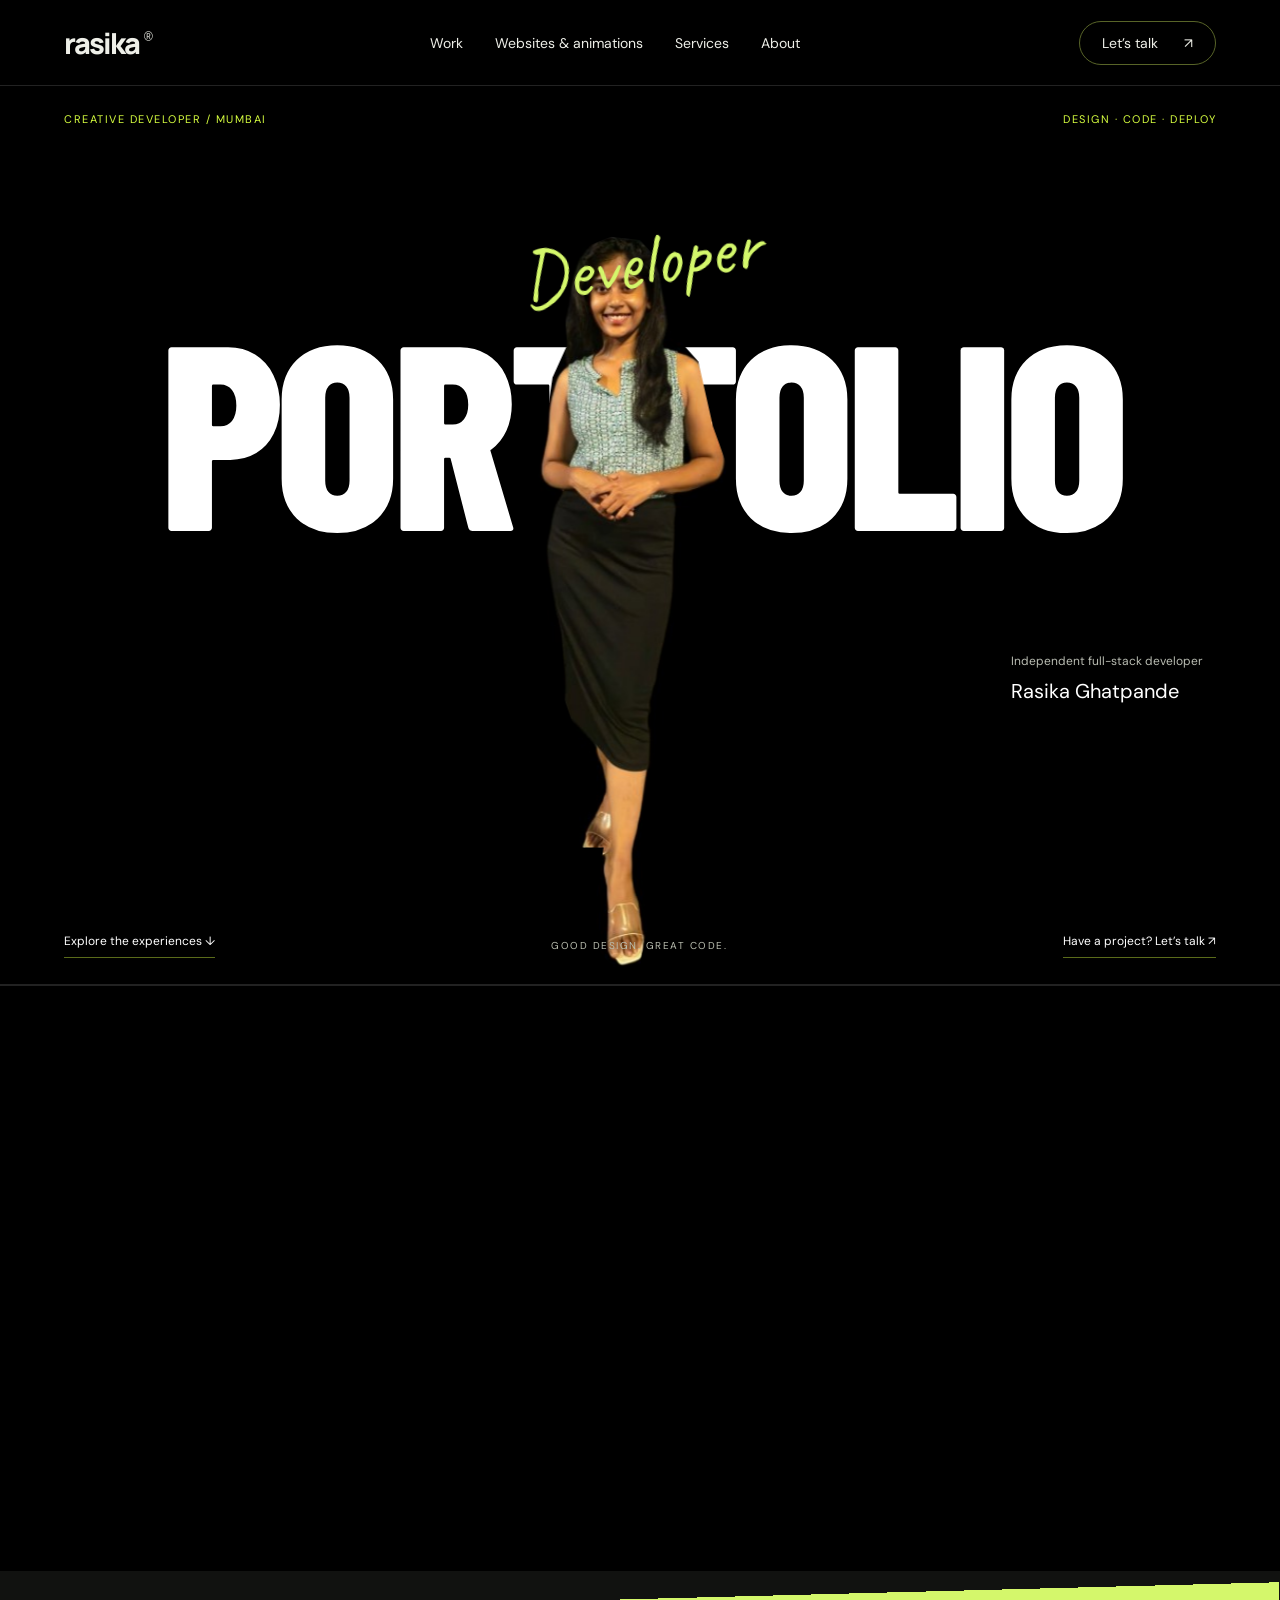
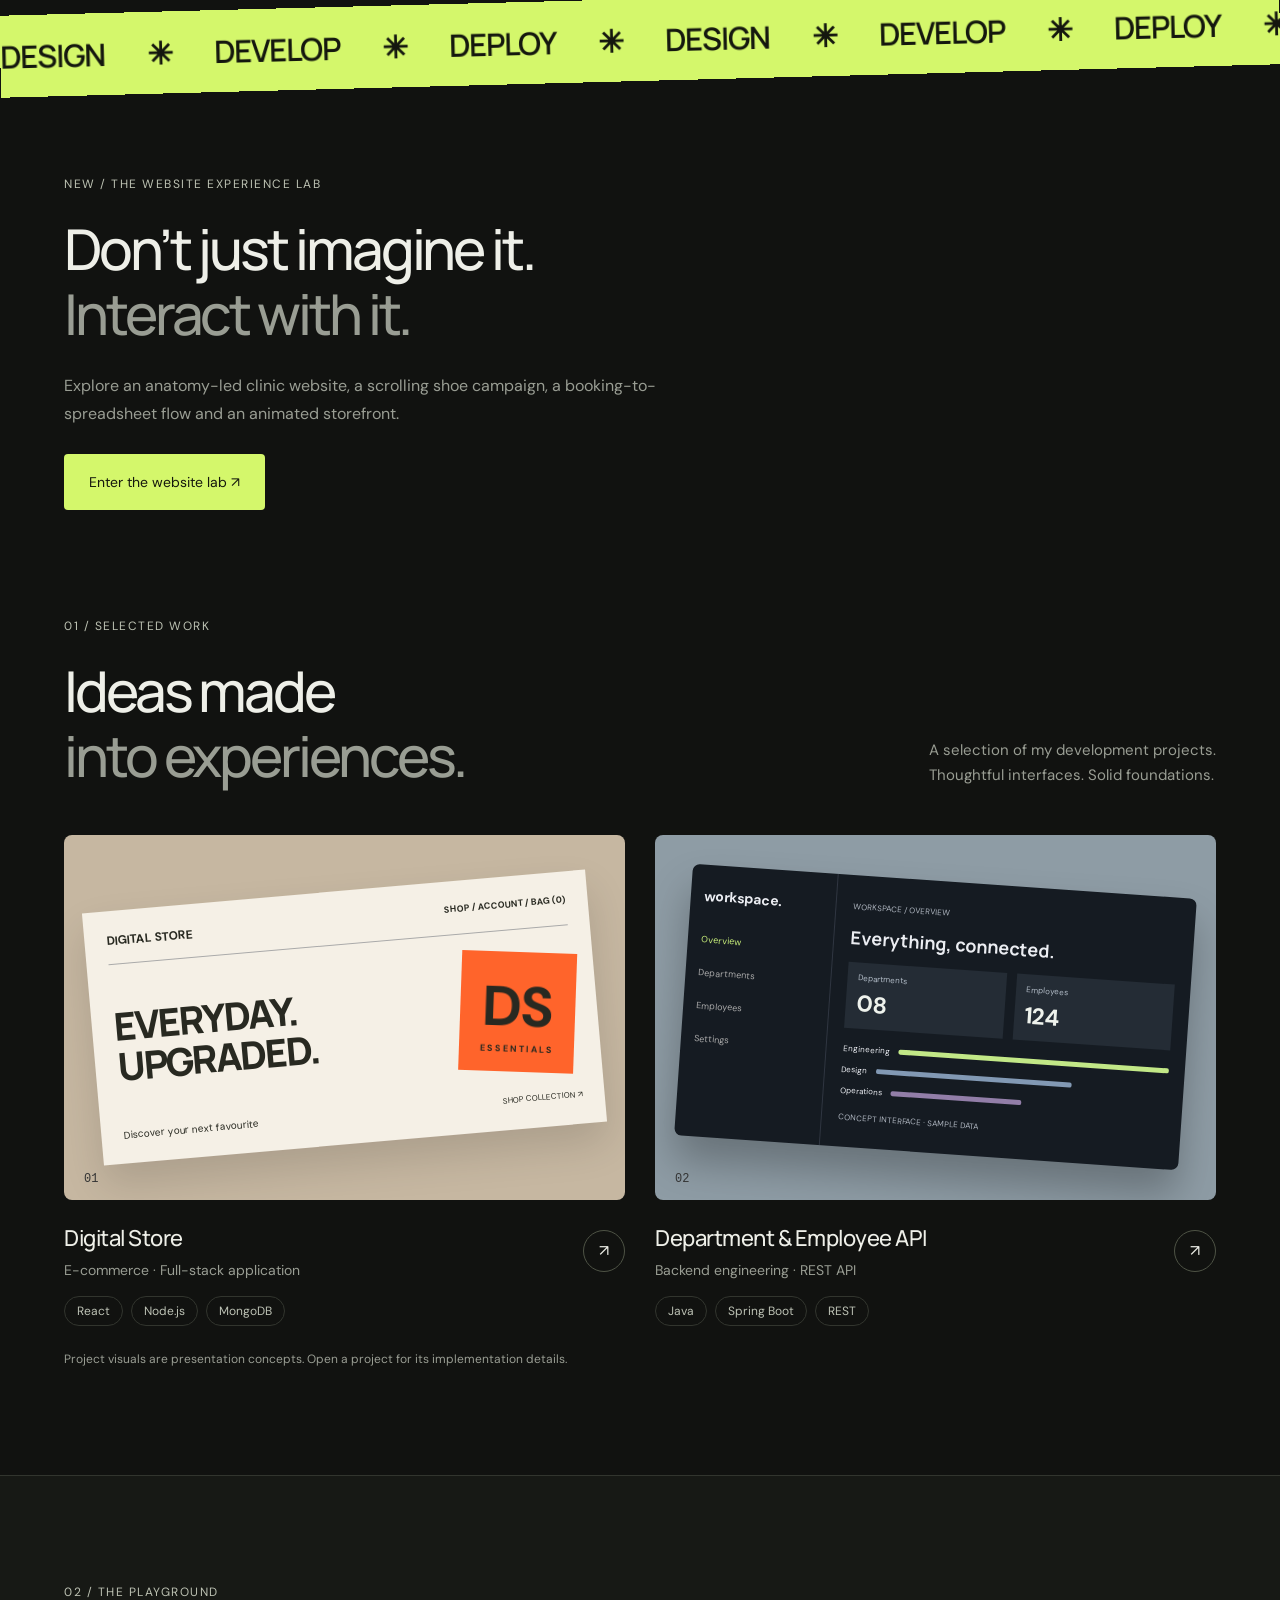
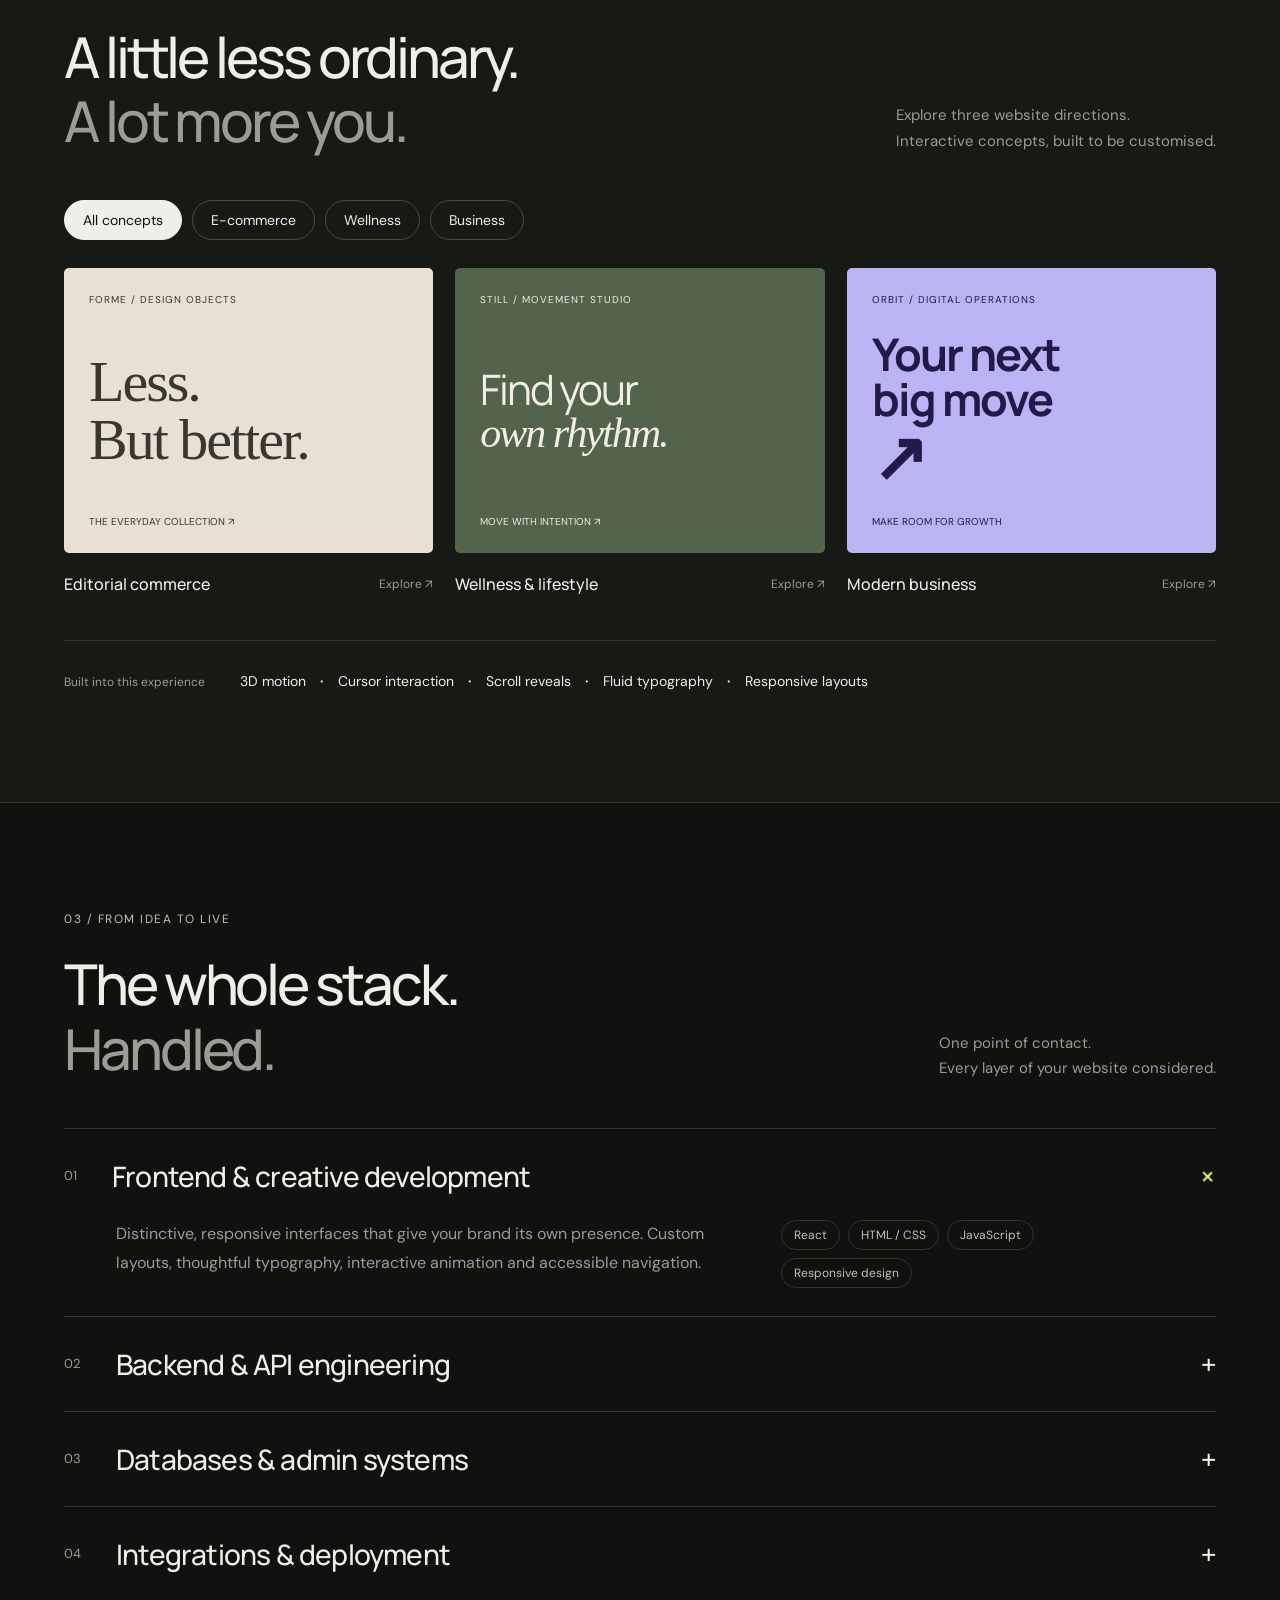
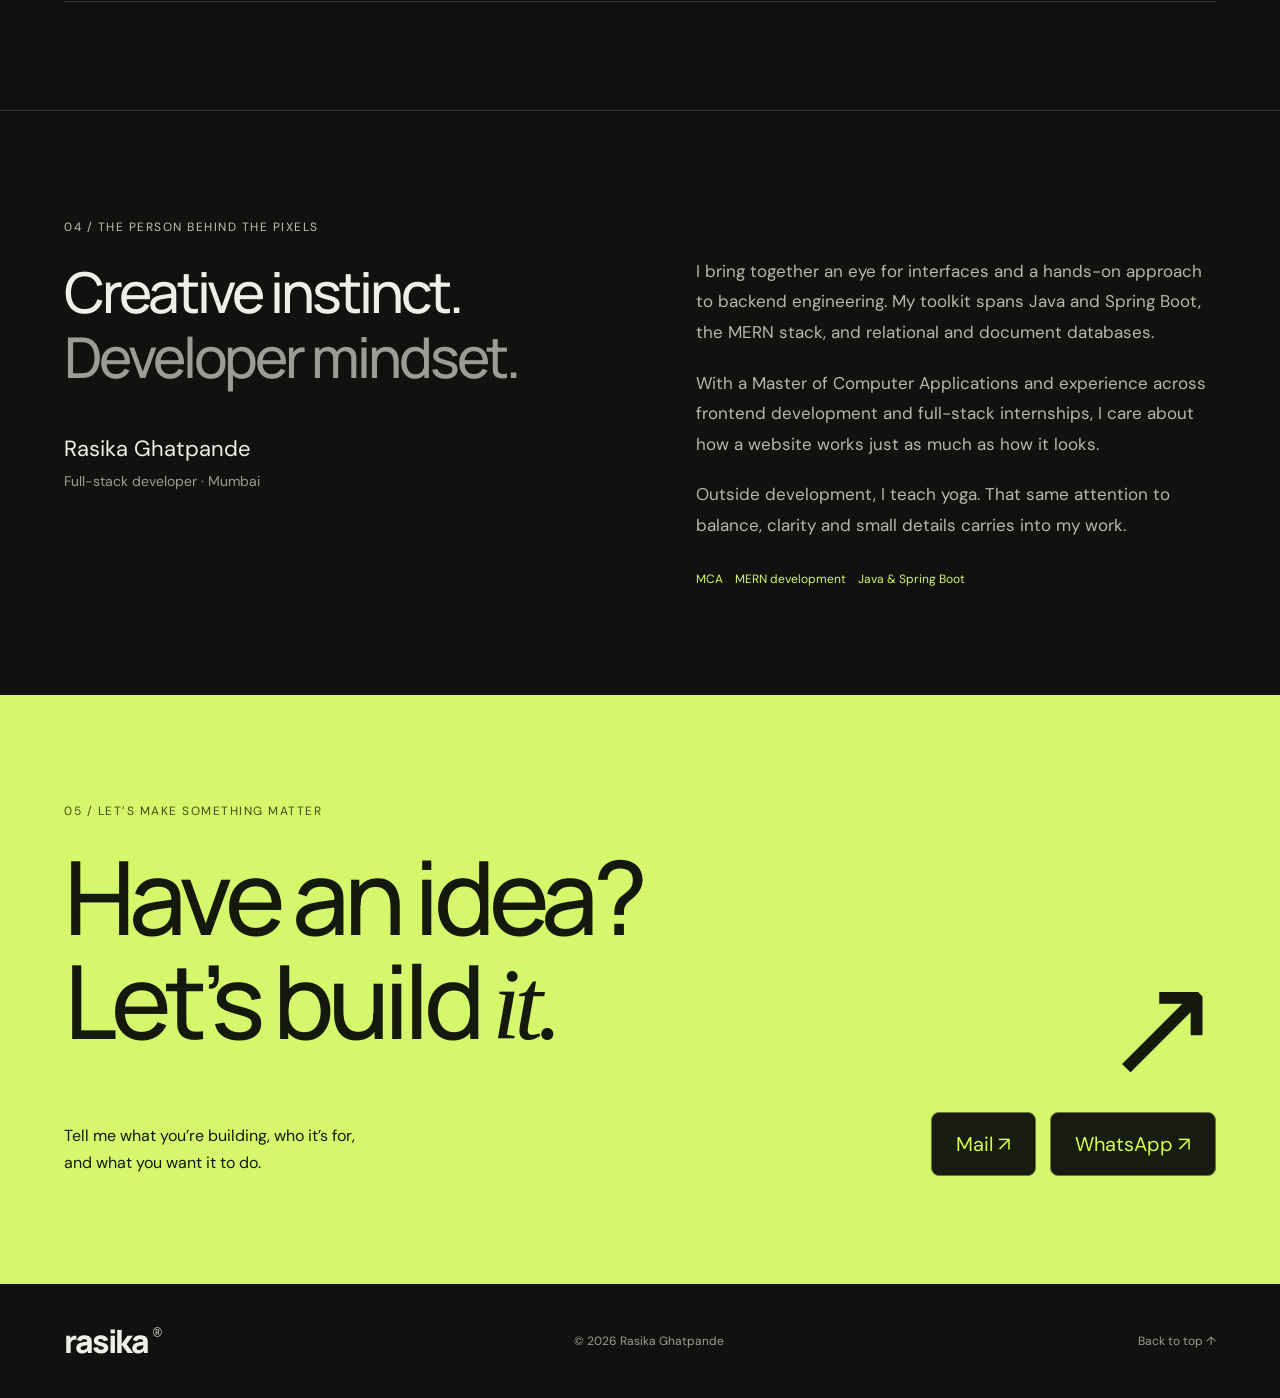
<file: index.html>
<!doctype html><html lang="en"><head><meta charset="utf-8"><meta name="viewport" content="width=device-width, initial-scale=1"><meta name="theme-color" content="#111210"><title>Rasika Ghatpande — Full-stack & Creative Developer</title><meta name="description" content="Rasika Ghatpande builds expressive websites and full-stack applications. Explore projects, interactive website concepts, and development services."><link rel="stylesheet" href="style.css"><link rel="stylesheet" href="websites.css"><link rel="stylesheet" href="refinements.css"></head><body>
<header><a class="brand" href="#home">rasika<span>®</span></a><button class="menu-toggle" aria-expanded="false" aria-controls="main-nav">Menu +</button><nav id="main-nav" aria-label="Main navigation"><a href="#work">Work</a><a href="websites.html">Websites & animations</a><a href="#services">Services</a><a href="#about">About</a></nav><a class="contact-pill" href="#contact">Let’s talk <span>↗</span></a></header>
<main><section class="portrait-scroll" id="home"><div class="portrait-stage"><div class="portrait-eyebrow"><span>CREATIVE DEVELOPER / MUMBAI</span><span>DESIGN · CODE · DEPLOY</span></div><div class="portrait-title" aria-label="Portfolio">PORTFOLIO</div><span class="portrait-script">Developer</span><img class="portrait-image" src="assets/rasika-original.png" alt="Rasika Ghatpande" width="691" height="1536"><div class="portrait-byline"><span>Independent full-stack developer</span><strong>Rasika Ghatpande</strong></div><div class="portrait-bottom"><a href="websites.html#anatomy">Explore the experiences ↓</a><span>GOOD DESIGN. GREAT CODE.</span><a href="#contact">Have a project? Let’s talk ↗</a></div><div class="portrait-progress"><i></i></div></div></section>
<div class="ticker" aria-label="Design. Develop. Deploy."><div>DESIGN <i>✳</i> DEVELOP <i>✳</i> DEPLOY <i>✳</i> DESIGN <i>✳</i> DEVELOP <i>✳</i> DEPLOY <i>✳</i></div></div>
<section class="website-invite"><span class="kicker">NEW / THE WEBSITE EXPERIENCE LAB</span><h2>Don’t just imagine it.<br><span class="muted">Interact with it.</span></h2><p>Explore an anatomy-led clinic website, a scrolling shoe campaign, a booking-to-spreadsheet flow and an animated storefront.</p><a class="primary" href="websites.html">Enter the website lab ↗</a></section><section id="work" class="section"><div class="section-head"><div><span class="kicker">01 / SELECTED WORK</span><h2>Ideas made<br><span class="muted">into experiences.</span></h2></div><p>A selection of my development projects.<br>Thoughtful interfaces. Solid foundations.</p></div><div class="projects"><button class="project" data-project="store"><div class="project-cover store-cover"><div class="mini-store"><div class="mini-nav">DIGITAL STORE <span>SHOP / ACCOUNT / BAG (0)</span></div><div class="store-display"><span>EVERYDAY.<br>UPGRADED.</span><div class="product-type">DS<span>ESSENTIALS</span></div></div><div class="mini-bottom">Discover your next favourite <span>SHOP COLLECTION ↗</span></div></div><span class="cover-index">01</span></div><div class="project-meta"><div><h3>Digital Store</h3><p>E-commerce · Full-stack application</p></div><span class="round-arrow">↗</span></div><div class="tags"><span>React</span><span>Node.js</span><span>MongoDB</span></div></button><button class="project" data-project="api"><div class="project-cover api-cover"><div class="mini-dash"><aside><b>workspace.</b><span class="active">Overview</span><span>Departments</span><span>Employees</span><span>Settings</span></aside><div class="dash-main"><small>WORKSPACE / OVERVIEW</small><h4>Everything, connected.</h4><div class="dash-stats"><div>Departments<strong>08</strong></div><div>Employees<strong>124</strong></div></div><div class="dash-lines"><span>Engineering <i></i></span><span>Design <i></i></span><span>Operations <i></i></span></div><small>CONCEPT INTERFACE · SAMPLE DATA</small></div></div><span class="cover-index">02</span></div><div class="project-meta"><div><h3>Department & Employee API</h3><p>Backend engineering · REST API</p></div><span class="round-arrow">↗</span></div><div class="tags"><span>Java</span><span>Spring Boot</span><span>REST</span></div></button></div><p class="caption">Project visuals are presentation concepts. Open a project for its implementation details.</p></section>
<section id="playground" class="section playground"><div class="section-head"><div><span class="kicker">02 / THE PLAYGROUND</span><h2>A little less ordinary.<br><span class="muted">A lot more you.</span></h2></div><p>Explore three website directions.<br>Interactive concepts, built to be customised.</p></div><div class="filters" role="group" aria-label="Filter website concepts"><button class="selected" data-filter="all" aria-pressed="true">All concepts</button><button data-filter="commerce" aria-pressed="false">E-commerce</button><button data-filter="wellness" aria-pressed="false">Wellness</button><button data-filter="business" aria-pressed="false">Business</button></div><div class="concept-grid"><button class="concept" data-category="commerce" data-demo="commerce"><div class="concept-visual commerce"><small>FORME / DESIGN OBJECTS</small><strong>Less.<br>But better.</strong><span>THE EVERYDAY COLLECTION ↗</span></div><div class="concept-label"><h3>Editorial commerce</h3><span>Explore ↗</span></div></button><button class="concept" data-category="wellness" data-demo="wellness"><div class="concept-visual wellness"><small>STILL / MOVEMENT STUDIO</small><strong>Find your<br><i>own rhythm.</i></strong><span>MOVE WITH INTENTION ↗</span></div><div class="concept-label"><h3>Wellness & lifestyle</h3><span>Explore ↗</span></div></button><button class="concept" data-category="business" data-demo="business"><div class="concept-visual business"><small>ORBIT / DIGITAL OPERATIONS</small><strong>Your next<br>big move<span>↗</span></strong><span>MAKE ROOM FOR GROWTH</span></div><div class="concept-label"><h3>Modern business</h3><span>Explore ↗</span></div></button></div><div class="motion-strip"><span>Built into this experience</span><p>3D motion <b>·</b> Cursor interaction <b>·</b> Scroll reveals <b>·</b> Fluid typography <b>·</b> Responsive layouts</p></div></section>
<section id="services" class="section"><div class="section-head"><div><span class="kicker">03 / FROM IDEA TO LIVE</span><h2>The whole stack.<br><span class="muted">Handled.</span></h2></div><p>One point of contact.<br>Every layer of your website considered.</p></div><div class="service-list"><details open><summary><span>01</span><h3>Frontend & creative development</h3><b>+</b></summary><div class="service-body"><p>Distinctive, responsive interfaces that give your brand its own presence. Custom layouts, thoughtful typography, interactive animation and accessible navigation.</p><div class="tags"><span>React</span><span>HTML / CSS</span><span>JavaScript</span><span>Responsive design</span></div></div></details><details><summary><span>02</span><h3>Backend & API engineering</h3><b>+</b></summary><div class="service-body"><p>The logic behind the experience: business workflows, REST APIs, user accounts, role-based permissions and integrations designed around your requirements.</p><div class="tags"><span>Java / Spring Boot</span><span>Node.js / Express</span><span>REST APIs</span><span>JWT / RBAC</span></div></div></details><details><summary><span>03</span><h3>Databases & admin systems</h3><b>+</b></summary><div class="service-body"><p>Structured data and practical management tools. Product catalogues, customer records, inventory and admin workflows that make everyday operations easier.</p><div class="tags"><span>MySQL</span><span>MongoDB</span><span>JPA / Hibernate</span><span>Admin dashboards</span></div></div></details><details><summary><span>04</span><h3>Integrations & deployment</h3><b>+</b></summary><div class="service-body"><p>Connect the services your business needs and bring your site online. Payment gateway integration, domain setup, deployment configuration and a clear handover, scoped to your project.</p><div class="tags"><span>Payment integrations</span><span>Hosting</span><span>Custom domains</span><span>Git</span></div></div></details></div></section>
<section id="about" class="section about"><div><span class="kicker">04 / THE PERSON BEHIND THE PIXELS</span><h2>Creative instinct.<br><span class="muted">Developer mindset.</span></h2><div class="signature">Rasika Ghatpande<span>Full-stack developer · Mumbai</span></div></div><div class="about-copy"><p>I bring together an eye for interfaces and a hands-on approach to backend engineering. My toolkit spans Java and Spring Boot, the MERN stack, and relational and document databases.</p><p>With a Master of Computer Applications and experience across frontend development and full-stack internships, I care about how a website works just as much as how it looks.</p><p>Outside development, I teach yoga. That same attention to balance, clarity and small details carries into my work.</p><div class="about-links"><span>MCA</span><span>MERN development</span><span>Java & Spring Boot</span></div></div></section>
<section id="contact" class="contact section"><span class="kicker">05 / LET’S MAKE SOMETHING MATTER</span><h2>Have an idea?<br>Let’s build <i>it.</i> <span>↗</span></h2><div class="contact-bottom"><p>Tell me what you’re building, who it’s for,<br>and what you want it to do.</p><div class="contact-options"><a class="contact-option" href="mailto:rasika.ghatpande24@gmail.com?subject=Let%E2%80%99s%20build%20my%20website&body=Hi%20Rasika%2C%20I%20need%20a%20website%20for%20my%20business.%20I%E2%80%99d%20like%20to%20discuss%20the%20design%2C%20features%2C%20budget%20and%20timeline.%20Let%E2%80%99s%20talk%20more%21">Mail ↗</a><button class="contact-option whatsapp-pending" type="button">WhatsApp ↗</button></div></div></section></main><footer><a class="brand" href="#home">rasika<span>®</span></a><span>© <span id="year">2026</span> Rasika Ghatpande</span><a href="#home">Back to top ↑</a></footer>
<dialog id="modal"><button class="close" aria-label="Close preview">×</button><div id="modal-content"></div></dialog><script src="app.js"></script><script src="navigation.js"></script><dialog id="contact-dialog" aria-labelledby="contact-title"><button class="close" aria-label="Close contact options">×</button><span class="kicker">LET’S BUILD SOMETHING</span><h2 id="contact-title">Let’s talk.</h2><p>Choose how you’d like to get in touch.</p><div class="contact-options"><a class="contact-option" href="mailto:rasika.ghatpande24@gmail.com?subject=Let%E2%80%99s%20build%20my%20website&body=Hi%20Rasika%2C%20I%20need%20a%20website%20for%20my%20business.%20I%E2%80%99d%20like%20to%20discuss%20the%20design%2C%20features%2C%20budget%20and%20timeline.%20Let%E2%80%99s%20talk%20more%21">Mail ↗</a><button class="contact-option whatsapp-pending" type="button">WhatsApp ↗</button></div><p class="whatsapp-note" role="status" hidden>WhatsApp will be available once Rasika’s contact number is added.</p></dialog><script src="refinements.js"></script></body></html>
</file>
<file: style.css>
@import url('https://fonts.googleapis.com/css2?family=DM+Sans:wght@400;500;600;700&family=Manrope:wght@400;500;600;700;800&display=swap');
:root{--bg:#111210;--fg:#eeefe8;--muted:#999d93;--line:#32352e;--lime:#d4f76b}*{box-sizing:border-box}html{scroll-behavior:smooth;scroll-padding-top:100px}body{margin:0;background:var(--bg);color:var(--fg);font-family:'DM Sans',sans-serif;font-size:16px}button,a{-webkit-tap-highlight-color:transparent}a{color:inherit;text-decoration:none}button{font:inherit;color:inherit;cursor:pointer}button:focus-visible,a:focus-visible,summary:focus-visible{outline:2px solid var(--lime);outline-offset:6px}header{height:104px;padding:0 5%;display:flex;align-items:center;justify-content:space-between;border-bottom:1px solid var(--line)}.brand{font-family:Manrope,sans-serif;font-size:32px;font-weight:800;letter-spacing:-2px}.brand span{font:12px sans-serif;vertical-align:top;margin:7px 0 0 5px;display:inline-block}nav{display:flex;gap:32px;font-size:14px}nav a:hover{color:var(--lime)}.contact-pill{border:1px solid #64685b;border-radius:30px;padding:12px 22px;font-size:14px}.contact-pill span{margin-left:22px}.hero{padding:32px 5% 58px;overflow:hidden}.eyebrow{display:flex;justify-content:space-between;gap:20px;font-size:12px;letter-spacing:1.4px;color:#b3b7ac}.hero-title{position:relative;display:grid;grid-template-columns:1.35fr 1fr;align-items:center;margin-top:58px;min-height:380px}h1,h2,h3,h4,p{margin:0}h1,h2,h3,h4{font-family:Manrope,sans-serif}h1{font-size:clamp(56px,6.7vw,105px);line-height:1.08;letter-spacing:-.065em;font-weight:500;z-index:1;pointer-events:none}h1 em{font-style:normal;color:var(--lime);white-space:nowrap}.sculpture{height:440px;position:relative;margin-left:-30px}canvas{width:100%;height:100%;display:block}.art-label{position:absolute;bottom:0;left:24px;font-size:12px;letter-spacing:1px;color:var(--muted)}#motion{position:absolute;right:4px;bottom:-4px;background:none;border:1px solid var(--line);border-radius:20px;padding:7px 12px;font-size:12px;color:var(--muted)}.hero-bottom{display:flex;align-items:center;gap:50px;margin-top:44px}.hero-bottom p{color:#afb3a8;max-width:420px;line-height:1.7;font-size:16px}.primary{background:var(--lime);color:#171a10;padding:19px 25px;border-radius:4px;font-size:14px;display:flex;gap:35px;align-items:center}.primary:hover{background:#e6ff9c}.side-note{margin-left:auto;font-size:12px;line-height:1.6;letter-spacing:1px;color:var(--muted)}.ticker{overflow:hidden;background:var(--lime);color:#14170e;padding:20px 0;transform:rotate(-1.5deg);margin:28px -0px 0}.ticker div{display:flex;gap:42px;white-space:nowrap;font:600 31px Manrope,sans-serif;letter-spacing:-1px;animation:marquee 24s linear infinite;width:max-content}.ticker i{font-style:normal}@keyframes marquee{to{transform:translateX(-50%)}}.section{padding:108px 5%}.section-head{display:flex;justify-content:space-between;align-items:end;gap:28px;margin-bottom:46px}.kicker{font-size:12px;letter-spacing:1.5px;display:block;margin-bottom:25px;color:#bdc2b3}h2{font-size:clamp(34px,4.4vw,65px);font-weight:500;line-height:1.15;letter-spacing:-.055em}.muted{color:var(--muted)}.section-head p{color:var(--muted);font-size:15px;line-height:1.7}.projects{display:grid;grid-template-columns:1fr 1fr;gap:30px}.project,.concept{border:0;background:transparent;text-align:left;padding:0;min-width:0}.project-cover{height:365px;border-radius:8px;display:flex;align-items:center;justify-content:center;padding:40px 28px;position:relative;overflow:hidden;transition:transform .5s}.project:hover .project-cover{transform:translateY(-6px)}.store-cover{background:#c6b7a1}.mini-store{background:#f5f0e6;color:#282921;width:100%;box-shadow:0 20px 40px #0002;transform:rotate(-5deg);padding:22px}.mini-nav{font-size:12px;font-weight:700;border-bottom:1px solid #aaa;padding-bottom:15px;display:flex;justify-content:space-between}.mini-nav span{font-size:9px}.store-display{padding:22px 0;display:flex;gap:20px;align-items:center;justify-content:space-between}.store-display>span{font-family:Manrope,sans-serif;font-weight:800;letter-spacing:-2px;font-size:clamp(26px,3vw,45px);line-height:1.05}.product-type{background:#ff642b;transform:rotate(7deg);height:120px;width:115px;display:flex;flex-direction:column;align-items:center;justify-content:center;font-size:56px;font-weight:700;flex-shrink:0}.product-type span{font-size:9px;letter-spacing:2px}.mini-bottom{font-size:10px;display:flex;justify-content:space-between}.mini-bottom span{font-size:8px}.cover-index{position:absolute;bottom:14px;left:20px;font:12px monospace;color:#333}.api-cover{background:#8e9ca5}.mini-dash{width:100%;background:#151b22;color:#ebedf2;display:flex;min-height:250px;border-radius:7px;box-shadow:0 25px 40px #0004;transform:rotate(4deg);font-size:10px;overflow:hidden}.mini-dash aside{width:29%;padding:22px 13px;border-right:1px solid #303641;display:flex;flex-direction:column;gap:21px}.mini-dash aside b{font-size:14px;margin-bottom:8px}.mini-dash aside span{font-size:9px;color:#aaa}.mini-dash aside .active{color:#caf17b}.dash-main{padding:24px 16px;flex:1}.dash-main small{font-size:8px;color:#aeb5bf}.dash-main h4{font-size:18px;margin:13px 0}.dash-stats{display:flex;gap:10px}.dash-stats>div{background:#242c35;padding:10px;flex:1;color:#b3bdc8;font-size:8px}.dash-stats strong{display:block;color:#eef2ec;font-size:23px;margin-top:6px}.dash-lines{display:flex;flex-direction:column;gap:11px;margin:15px 0}.dash-lines span{display:flex;align-items:center;gap:9px;font-size:8px}.dash-lines i{height:5px;background:#c2e887;flex:1;border-radius:2px}.dash-lines span:nth-child(2) i{background:#8299b4;max-width:60%}.dash-lines span:nth-child(3) i{background:#927ea8;max-width:40%}.project-meta{display:flex;justify-content:space-between;align-items:center;margin:23px 0 17px}.project-meta h3{font-size:22px;font-weight:500;letter-spacing:-.5px}.project-meta p{color:var(--muted);font-size:14px;margin-top:8px}.round-arrow{border:1px solid #4e5345;width:42px;height:42px;border-radius:50%;display:grid;place-items:center}.tags{display:flex;flex-wrap:wrap;gap:8px}.tags span{font-size:12px;border:1px solid var(--line);padding:6px 12px;border-radius:30px;color:#bdc2b5}.caption{font-size:12px;color:var(--muted);margin-top:25px}.playground{border-top:1px solid var(--line);border-bottom:1px solid var(--line);background:#171915}.filters{display:flex;gap:10px;flex-wrap:wrap;margin-bottom:28px}.filters button{background:none;border:1px solid #464b3e;border-radius:25px;padding:10px 18px;font-size:14px}.filters .selected{background:var(--fg);color:var(--bg);border-color:var(--fg)}.concept-grid{display:grid;grid-template-columns:repeat(3,1fr);gap:22px}.concept[hidden]{display:none}.concept-visual{height:285px;padding:25px;display:flex;flex-direction:column;justify-content:space-between;border-radius:5px;transition:transform .3s}.concept:hover .concept-visual{transform:perspective(800px) rotateY(-5deg) rotateX(3deg)}.concept-visual small{font-size:10px;letter-spacing:1px}.concept-visual>strong{font-size:45px;line-height:1;letter-spacing:-2px;font-family:Manrope,sans-serif}.concept-visual>span{font-size:10px}.commerce{background:#e7e0d4;color:#3b362e}.commerce strong{font-family:Georgia,serif;font-weight:400;font-size:58px}.wellness{background:#54634c;color:#f1efe1}.wellness strong{font-weight:400;font-size:42px}.wellness i{font-family:Georgia,serif;font-weight:400}.business{background:#bbb4f4;color:#231a4a}.business strong span{display:block;font-size:67px}.concept-label{display:flex;justify-content:space-between;align-items:center;margin-top:20px;gap:12px}.concept-label h3{font-size:16px;font-weight:500}.concept-label>span{font-size:12px;color:var(--muted)}.motion-strip{border-top:1px solid var(--line);margin-top:45px;padding-top:28px;display:flex;gap:35px;align-items:center}.motion-strip>span{font-size:12px;color:var(--muted);white-space:nowrap}.motion-strip p{font-size:14px;line-height:1.8}.motion-strip b{color:var(--lime);margin:0 10px}.service-list{border-top:1px solid var(--line)}details{border-bottom:1px solid var(--line);padding:28px 0}summary{cursor:pointer;list-style:none;display:flex;align-items:center;gap:35px}summary::-webkit-details-marker{display:none}summary>span{color:var(--muted);font-size:13px}summary h3{font-size:clamp(20px,2.2vw,32px);font-weight:500;letter-spacing:-.8px}summary b{margin-left:auto;font-size:28px;font-weight:400}details[open] summary b{transform:rotate(45deg);color:var(--lime)}.service-body{margin:25px 0 0 52px;display:flex;gap:55px;align-items:start}.service-body p{max-width:610px;line-height:1.8;color:var(--muted)}.service-body .tags{max-width:340px}.about{border-top:1px solid var(--line);display:grid;grid-template-columns:1.1fr 1fr;gap:60px}.signature{margin-top:45px;font-size:22px}.signature span{display:block;font-size:14px;color:var(--muted);margin-top:9px}.about-copy{padding-top:37px}.about-copy p{font-size:17px;line-height:1.8;color:#b4b9aa;margin-bottom:20px}.about-links{display:flex;gap:12px;flex-wrap:wrap;margin-top:30px}.about-links span{font-size:12px;color:var(--lime)}.contact{background:var(--lime);color:#1b2111}.contact .kicker{color:#414d29}.contact h2{font-size:clamp(52px,8vw,120px);line-height:1.02;letter-spacing:-.06em}.contact h2 i{font-family:Georgia,serif;font-weight:400}.contact h2>span{float:right;font-size:1.4em}.contact-bottom{display:flex;justify-content:space-between;align-items:end;gap:25px;margin-top:55px}.contact-bottom p{font-size:16px;line-height:1.7}.email{font-size:clamp(15px,2vw,26px);border-bottom:1px solid #647047;padding-bottom:9px;overflow-wrap:anywhere}footer{padding:35px 5%;display:flex;align-items:center;justify-content:space-between;gap:20px}footer>span,footer>a:last-child{font-size:12px;color:var(--muted)}dialog{background:#191d16;color:var(--fg);border:1px solid #555f42;border-radius:12px;padding:45px;max-width:850px;width:calc(100% - 30px);max-height:90vh;overflow-y:auto}dialog::backdrop{background:#000c;backdrop-filter:blur(8px)}.close{position:absolute;right:15px;top:10px;background:transparent;border:0;font-size:30px}dialog h2{font-size:38px;margin:15px 0 25px}dialog p{line-height:1.8;color:#b4bcaa;margin:18px 0}dialog .primary{border:0;display:inline-flex;margin-top:22px}.demo-surface{padding:32px;margin-top:20px;border-radius:6px;min-height:300px}.demo-surface h3{font-size:40px;margin:30px 0}.demo-surface p{color:inherit;font-size:15px}.demo-surface button{border:1px solid currentColor;background:transparent;border-radius:25px;padding:10px 16px}.demo-products{display:flex;flex-wrap:wrap;gap:15px}.demo-products button{border-radius:6px;flex:1;min-width:140px;padding:20px 15px;text-align:left}.demo-products strong{display:block;margin-bottom:15px}.demo-surface .chosen{background:#20261a;color:white}.demo-feedback{min-height:28px;font-size:14px;margin-top:22px}.reveal{opacity:0;transform:translateY(20px);transition:opacity .7s,transform .7s}.reveal.visible{opacity:1;transform:none}@media(min-width:1600px){main,header,footer{max-width:1600px;margin:auto}}@media(max-width:850px){header{height:85px}nav{gap:18px}.hero-title{grid-template-columns:1fr;margin-top:38px}.sculpture{position:absolute;right:-75px;top:0;width:420px;height:360px;opacity:.48}h1{font-size:clamp(54px,9vw,82px)}.hero-bottom{gap:25px;flex-wrap:wrap}.side-note{display:none}.section{padding:75px 5%}.section-head{align-items:start;flex-direction:column}.project-cover{height:280px;padding:25px 15px}.mini-store{padding:15px}.mini-nav span{display:none}.product-type{width:75px;height:100px;font-size:40px}.mini-dash{min-height:220px}.mini-dash aside{display:none}.concept-grid{gap:12px}.concept-visual{padding:18px;height:255px}.concept-visual>strong{font-size:35px}.motion-strip{align-items:start;flex-direction:column;gap:12px}.service-body{flex-direction:column;gap:20px}.about{grid-template-columns:1fr;gap:15px}.about-copy{padding-top:10px}.contact-bottom{flex-direction:column;align-items:start}}@media(max-width:560px){nav{display:none}.contact-pill{padding:10px 15px}.eyebrow{font-size:10px;letter-spacing:.7px}.eyebrow>span:last-child{max-width:105px;text-align:right}.hero-title{min-height:335px;margin-top:35px;align-items:start;padding-top:30px}h1{font-size:clamp(42px,10vw,56px);line-height:1.15}.sculpture{top:115px;right:-50px;width:300px;height:265px}.art-label{display:none}#motion{right:55px;bottom:0;background:#111b}.hero-bottom{margin-top:60px}.hero-bottom p{font-size:15px;max-width:320px}.ticker div{font-size:25px;gap:25px}.ticker{padding:16px 0}.projects,.concept-grid{grid-template-columns:1fr;gap:32px}.project-cover{height:300px}.store-display>span{font-size:38px}.product-type{width:105px;height:130px;font-size:52px}.mini-dash aside{display:flex}.project-meta h3{font-size:20px}.concept-visual{height:280px;padding:25px}.concept-visual>strong{font-size:48px}.section{padding-top:65px;padding-bottom:65px}.filters{gap:7px}.filters button{padding:9px 12px;font-size:12px}summary{gap:18px}.service-body{margin-left:32px}.contact h2>span{font-size:1em}.contact-bottom{margin-top:35px}footer{flex-wrap:wrap}footer .brand{width:100%}dialog{padding:38px 22px}.demo-surface{padding:20px}.demo-surface h3{font-size:30px}}@media(prefers-reduced-motion:reduce){html{scroll-behavior:auto}*,*:before,*:after{animation:none!important;transition:none!important}.reveal{opacity:1;transform:none}}
</file>
<file: websites.css>
.menu-toggle{display:none}.website-invite{padding:95px 5% 0}.website-invite p{max-width:680px;line-height:1.8;color:var(--muted);margin:25px 0}.website-invite .primary{display:inline-flex}nav [aria-current=page]{color:var(--lime)}.lab-intro{padding:35px 5% 65px}.lab-intro h1{margin:58px 0 32px;font-size:clamp(50px,6.8vw,100px);line-height:1.06}.intro-bottom{display:flex;justify-content:space-between;gap:30px;align-items:center}.intro-bottom p{line-height:1.7;color:var(--muted)}.demo-note{font-size:13px;color:#959e88;margin-top:30px;line-height:1.7}.lab-nav{position:sticky;top:0;z-index:20;display:flex;justify-content:space-between;gap:20px;overflow-x:auto;white-space:nowrap;padding:20px 5%;background:#151811f5;backdrop-filter:blur(16px);border-block:1px solid var(--line);font-size:14px}.lab-nav a{padding-bottom:4px;border-bottom:2px solid transparent}.lab-nav a.active{color:var(--lime);border-color:var(--lime)}.demo-section{padding:85px 5% 0;scroll-margin-top:0}.demo-heading{display:flex;justify-content:space-between;align-items:end;gap:25px;margin-bottom:40px}.demo-heading h2{font-size:clamp(35px,4vw,60px)}.demo-heading p{color:var(--muted);line-height:1.7;font-size:15px}.demo-caption{display:flex;gap:30px;padding:24px 0;border-bottom:1px solid var(--line);font-size:14px;line-height:1.7;color:#b8c0ac}.demo-caption>span{font-size:12px;letter-spacing:1px;white-space:nowrap;color:var(--muted)}.anatomy-scroll{height:220vh;position:relative}.anatomy-stage{position:sticky;top:85px;background:#e9eee9;color:#203c35;border-radius:12px;padding:26px 32px 18px;overflow:hidden}.clinic-top{display:flex;justify-content:space-between;gap:20px;font-size:12px;letter-spacing:1px;border-bottom:1px solid #bbcbc3;padding-bottom:20px}.clinic-top b{font-size:22px;letter-spacing:-.5px}.clinic-top b span{font-size:10px;letter-spacing:1px;font-weight:400}.clinic-top>span{font-size:10px;padding-top:8px}.anatomy-layout{display:grid;grid-template-columns:1fr 1fr;gap:35px;align-items:center;min-height:540px}.anatomy-figure{position:relative;min-width:0;align-self:stretch;display:flex;align-items:center;justify-content:center;flex-direction:column;padding-top:20px}.body-map{position:relative;height:440px;width:248px;flex-shrink:0}.body-map>img{width:100%;height:100%;object-fit:contain;mix-blend-mode:multiply}.map-caption{font-size:11px!important;color:#53685e;line-height:1.5!important;text-align:center;margin:8px 0}.hotspot{position:absolute;background:none;border:0;padding:0;display:flex;gap:10px;align-items:center;z-index:2}.hotspot>span{width:16px;height:16px;display:block;border-radius:50%;background:#246d60;border:3px solid #d6eddf;box-shadow:0 0 0 5px #246d6022}.hotspot>b{font-size:11px;font-weight:500;white-space:nowrap;padding:6px 10px;background:#f6faf5e8;border:1px solid #c9d7cd;border-radius:5px;color:#315448}.hotspot.active>span{background:#ee895a;box-shadow:0 0 0 7px #ee895a33;animation:hotspot-pulse 2s infinite}.hotspot.active>b{background:#214e41;color:white}.hs-ql{left:57%;top:40%}.hs-shoulder{left:65%;top:21%}.hs-knee{left:56%;top:72%}.hs-calf{left:57%;top:82%}.scan-rule{position:absolute;top:20%;left:10%;right:10%;height:1px;background:#2d745055;box-shadow:0 0 20px #307f61;animation:scan 7s ease-in-out infinite;pointer-events:none}.small-label{font-size:11px;letter-spacing:1.5px}.region-tabs{display:flex;gap:6px;flex-wrap:wrap;margin:16px 0 23px}.region-tabs button{padding:8px 10px;font-size:12px;background:none;color:#315446;border:1px solid #aac0b2;border-radius:20px}.region-tabs button.active{background:#244f40;color:#f2f6ee}.anatomy-details h3{font-size:37px;line-height:1.13;letter-spacing:-1.5px;font-weight:500;margin:12px 0}.anatomy-details .region-summary{font-size:15px;line-height:1.7;color:#456255;max-width:430px}.region-facts{display:grid;grid-template-columns:1fr 1fr;gap:22px;margin:20px 0}.region-facts h4{font:600 11px 'DM Sans',sans-serif;letter-spacing:1px;margin-bottom:8px;color:#607569}.region-facts p{font-size:13px;line-height:1.65;color:#355746}.clinic-cta{display:inline-block;background:#224f40;color:#fff;padding:13px 18px;font-size:13px;border-radius:3px}.clinic-disclaimer{font-size:11px;color:#65776b;line-height:1.5;margin-top:14px;max-width:430px}.demo-progress{display:flex;gap:20px;align-items:center;padding-top:15px;border-top:1px solid #c2d0c5;font-size:10px;letter-spacing:1px}.demo-progress>div{height:2px;background:#c1cec2;flex:1}.demo-progress i{height:100%;width:25%;display:block;background:#35614a;transition:width .25s}.panel-enter{animation:panel-in .4s ease both}.shoe-scroll{height:250vh}.shoe-stage{position:sticky;top:85px;height:min(690px,calc(100vh - 110px));min-height:480px;background:#e4dce8;color:#2b183a;overflow:hidden;border-radius:12px;transition:background .65s,color .65s}.shoe-brand{position:absolute;top:27px;left:32px;right:32px;display:flex;justify-content:space-between;align-items:center;z-index:5}.shoe-brand b{font-size:28px;letter-spacing:-2px}.shoe-brand>span{font-size:10px;letter-spacing:1px}.shoe-copy{position:absolute;top:25%;left:6%;max-width:47%;z-index:3;pointer-events:none}.shoe-copy>span{font-size:11px;letter-spacing:2px}.shoe-copy h3{font-size:clamp(42px,6.5vw,95px);line-height:.98;letter-spacing:-.065em;margin:20px 0;font-weight:700}.shoe-copy p{font-size:14px;line-height:1.7;max-width:285px}.shoe-product{position:absolute;width:57%;height:70%;right:0;top:12%;transform-origin:center;will-change:transform;z-index:2;pointer-events:none}.shoe-product img{width:100%;height:100%;object-fit:contain;mix-blend-mode:multiply;transition:filter .7s;filter:drop-shadow(0 25px 20px #27103222)}.shoe-bottom{position:absolute;bottom:35px;left:35px;right:35px;display:flex;justify-content:space-between;align-items:end;gap:15px;z-index:4}.shoe-bottom>div>span,.shoe-hint{font-size:10px;letter-spacing:1px}.swatches{display:flex;gap:10px;margin-top:12px}.swatches button{width:22px;height:22px;background:#b0a0b9;border:3px solid #ffffff80;border-radius:50%}.swatches button:nth-child(2){background:#769bb5}.swatches button:nth-child(3){background:#c9989d}.swatches button.selected{outline:1px solid currentColor;outline-offset:3px}.shoe-shop{border-bottom:1px solid currentColor;padding-bottom:5px;font-size:13px}.shoe-track{height:4px;background:#0001;position:absolute;bottom:0;left:0;right:0}.shoe-track i{width:0;height:100%;display:block;background:currentColor}.booking-demo{display:grid;grid-template-columns:.8fr 1.2fr;border:1px solid #394330;border-radius:12px;overflow:hidden}.booking-form-panel{background:#d9e6c9;color:#26351d;padding:30px}.panel-head{display:flex;justify-content:space-between;gap:10px;font-size:10px;letter-spacing:.7px}.panel-head>span{font-size:9px}.booking-form-panel h3{font-size:35px;line-height:1.15;letter-spacing:-1.3px;font-weight:500;margin:32px 0}.booking-form-panel label{display:flex;flex-direction:column;gap:8px;font-size:13px;margin-bottom:17px}.booking-form-panel input,.booking-form-panel select{width:100%;min-width:0;font:14px 'DM Sans',sans-serif;padding:12px;border:1px solid #a8b899;border-radius:4px;color:#293a20;background:#eff4e8;min-height:44px}.field-row{display:grid;grid-template-columns:1fr 1fr;gap:14px}.booking-form-panel .primary{border:0;background:#273c20;color:#edf3e6;justify-content:space-between;width:100%;margin-top:5px}.form-note{font-size:12px;line-height:1.6;margin-top:16px;opacity:.7}.sheet-panel{padding:30px;min-width:0;background:#1c2119;display:flex;flex-direction:column}.automation-route{display:flex;align-items:center;gap:8px;margin:0 0 40px;font-size:11px;color:#a0ae95}.automation-route>span{border:1px solid #434f39;border-radius:30px;padding:9px 11px;transition:background .3s,color .3s}.automation-route>span.done{background:var(--lime);color:#20301c;border-color:var(--lime)}.automation-route i{height:1px;background:#49573c;flex:1;min-width:6px}.sheet-toolbar{display:flex;gap:10px;align-items:center;margin-bottom:22px}.sheet-icon{background:#345b3c;color:#d4eccd;font-size:25px;padding:6px 11px;border-radius:5px}.sheet-toolbar>div{display:flex;flex-direction:column;gap:5px}.sheet-toolbar b{font-size:15px;font-weight:500}.sheet-toolbar>div>span{font-size:11px;color:#9caa90}.sheet-toolbar button{margin-left:auto;white-space:nowrap;font-size:11px;background:none;border:1px solid #48533f;border-radius:4px;padding:7px 10px;color:#b9c6ac}.table-scroll{overflow:auto;border:1px solid #424c37;border-radius:5px;min-height:180px;max-height:290px}table{width:100%;border-collapse:collapse;min-width:600px;text-align:left}th{background:#2b3424;font-size:11px;font-weight:500;color:#bcccab;padding:13px 12px;border-right:1px solid #414d35}td{padding:14px 12px;font-size:12px;border-top:1px solid #3b4631;border-right:1px solid #343f2c;line-height:1.5}.empty-row td{color:#9da98f}.new-row{animation:row-in .8s ease both}.booking-status{margin:20px 0;font-size:13px;line-height:1.6;color:var(--lime);min-height:38px}.integration-note{margin-top:auto;border-top:1px solid #3d4832;padding-top:22px}.integration-note b{font-size:13px;font-weight:500}.integration-note p{font-size:13px;color:#9da991;line-height:1.75;margin-top:10px}.shop-shell{background:#f1ede6;color:#272b20;border-radius:12px;overflow:hidden}.shop-nav{display:flex;justify-content:space-between;align-items:center;padding:25px 30px;border-bottom:1px solid #d1cec3;font-size:12px;gap:12px}.shop-nav>span{font-size:10px;letter-spacing:1px}.shop-nav button{background:#272d20;color:#fff;border:0;border-radius:25px;padding:10px 18px;font-size:12px}#bag-count{display:inline-block;margin:0 5px}.count-pop{animation:count-pop .4s ease}.shop-grid{display:grid;grid-template-columns:.9fr 1fr 1fr}.shop-feature{padding:35px 30px;display:flex;flex-direction:column;background:#e0e3d5}.shop-feature>span{font-size:10px;letter-spacing:1px}.shop-feature h3{font-size:40px;line-height:1.1;letter-spacing:-2px;margin:38px 0 15px}.shop-feature p{font-size:14px;line-height:1.6}.shop-feature-bottom{margin-top:auto;padding-top:45px}.shop-product{min-width:0;border-left:1px solid #d4d2c7}.product-photo{position:relative;height:245px;background:#e8e1ec;overflow:hidden}.product-photo img{width:100%;height:100%;object-fit:contain;mix-blend-mode:multiply;transition:transform .6s}.shop-product:hover img{transform:rotate(-9deg) scale(1.12)}.product-photo.second{background:#d4e5e8}.product-photo.second img{filter:hue-rotate(110deg)}.product-photo>span{position:absolute;top:18px;left:20px;font-size:9px;letter-spacing:1px}.product-info{padding:22px}.product-info h4{font-size:19px;font-weight:500}.product-info p{font-size:14px;margin-top:10px}.product-info p span{font-size:11px;color:#67715d;margin-left:8px}.product-info button{width:100%;margin-top:20px;background:none;color:#2c3824;border:1px solid #9ea78f;border-radius:4px;padding:12px;text-align:left;font-size:13px;transition:background .2s}.product-info button:hover{background:#d5dec5}.cart-announcement{padding:15px 30px;font-size:12px;border-top:1px solid #d0d2c4;line-height:1.6}.possibilities{padding-top:110px}.page-types{display:grid;grid-template-columns:repeat(2,1fr);gap:20px}.page-types article{border:1px solid var(--line);border-radius:8px;padding:30px}.page-types article>span{font-size:11px;letter-spacing:1px;color:var(--muted)}.page-types h3{font-size:26px;font-weight:500;letter-spacing:-1px;margin:24px 0 16px}.page-types p{color:var(--muted);line-height:1.9;font-size:15px}.page-types a{color:var(--lime);font-size:13px;display:inline-block;margin-top:22px}.feature-grid{display:grid;grid-template-columns:repeat(4,1fr);gap:27px;margin-top:65px}.feature-grid article>span{font-size:29px;color:var(--lime);height:45px;display:block}.feature-grid h3{font-size:20px;font-weight:500;line-height:1.3;margin:20px 0 15px;letter-spacing:-.4px}.feature-grid p{color:var(--muted);font-size:14px;line-height:1.8}.feature-grid button,.feature-grid a{display:inline-block;margin-top:20px;color:var(--lime);font-size:13px;border:0;border-bottom:1px solid #4a5b2c;background:none;padding:0 0 6px}.delivery{display:grid;grid-template-columns:1fr 1fr;gap:50px;border-top:1px solid var(--line);padding-top:45px;margin-top:60px}.delivery h3{font-size:35px;font-weight:500;letter-spacing:-1.2px;line-height:1.2}.delivery p{font-size:16px;line-height:1.9;color:var(--muted);padding-top:20px}.asset-credits{padding:0 5% 25px;color:#8f9786;font-size:11px;line-height:1.7}.asset-credits a{text-decoration:underline}.bag-dialog{height:100dvh;max-height:100dvh;margin:0 0 0 auto;border-radius:0;max-width:530px;padding:50px 30px}.bag-dialog[open]{animation:drawer-in .35s ease}.bag-dialog h2{font-size:32px}.bag-item{display:grid;grid-template-columns:1fr auto;gap:15px;padding:22px 0;border-bottom:1px solid var(--line)}.bag-item h3{font-size:17px;font-weight:500}.bag-item p{font-size:14px;margin:8px 0}.qty{display:flex;gap:15px;align-items:center}.qty button{background:transparent;border:1px solid #657051;padding:5px 11px;border-radius:3px}.remove-item{background:none;border:0;text-decoration:underline;color:var(--muted);font-size:12px;padding:0;margin-top:10px}.bag-total{display:flex;justify-content:space-between;padding:25px 0}.bag-dialog .primary{width:100%;justify-content:center;margin-top:5px}.bag-dialog .primary:disabled{opacity:.35;cursor:default}#checkout-panel{padding-top:25px}#checkout-panel h3{font-size:23px}#checkout-panel p{font-size:14px}.payment-actions{display:flex;gap:10px;flex-wrap:wrap}.payment-actions button{background:none;border:1px solid #66744e;border-radius:20px;padding:9px 14px;font-size:13px}.payment-actions button.active{background:var(--lime);color:#192214}.message-preview{background:#dcecd8;color:#1f3922;padding:25px;border-radius:14px 14px 14px 2px;margin:25px 0;font-size:17px;line-height:1.7}.state-card{padding:20px;background:#27301f;border:1px solid #576b3b;border-radius:8px;margin-top:20px}.state-card h3{font-size:24px}.state-card p{font-size:14px}.lab-page button:focus-visible,.lab-page a:focus-visible{outline-offset:4px}.anatomy-stage button:focus-visible,.shoe-stage button:focus-visible,.shop-shell button:focus-visible{outline:2px solid #274930}.booking-form-panel input:focus,.booking-form-panel select:focus{outline:2px solid #36522d;outline-offset:2px}@keyframes panel-in{from{opacity:0;transform:translateY(10px)}to{opacity:1;transform:none}}@keyframes row-in{from{background:#7aaa36;transform:translateY(-8px)}to{background:transparent;transform:none}}@keyframes count-pop{50%{transform:scale(1.6)}}@keyframes drawer-in{from{transform:translateX(100%)}to{transform:none}}@keyframes hotspot-pulse{50%{box-shadow:0 0 0 12px #ee895a08}}@keyframes scan{50%{top:83%}}
@media(max-width:1000px){.anatomy-stage{padding:22px}.anatomy-layout{gap:15px}.anatomy-details h3{font-size:30px}.region-facts{gap:12px}.clinic-top>span{display:none}.body-map{height:400px;width:225px}.booking-demo{grid-template-columns:1fr}.sheet-panel{min-height:450px}.feature-grid{grid-template-columns:1fr 1fr}.shoe-copy h3{font-size:65px}.shop-feature h3{font-size:32px}.shop-nav>span{display:none}.shop-grid{grid-template-columns:1fr 1fr}.shop-feature{grid-column:1/-1;display:block;padding:25px}.shop-feature h3{margin:15px 0;display:inline-block;margin-right:30px}.shop-feature-bottom{display:none!important}.shop-feature p{display:inline-block}.intro-bottom{align-items:start;flex-direction:column}}
@media(max-width:650px){header{position:relative;z-index:30}.menu-toggle{display:block;margin-left:auto;margin-right:15px;border:0;background:none;font-size:14px}.contact-pill{font-size:12px}.lab-page header .brand{font-size:29px}#main-nav{display:none}#main-nav.mobile-open{position:absolute;top:85px;left:0;right:0;display:flex;flex-direction:column;gap:0;padding:12px 5%;background:#1c2117;border-bottom:1px solid #4b553e;z-index:40}#main-nav.mobile-open a{padding:14px 0;font-size:16px}.lab-intro{padding-bottom:40px}.lab-intro h1{font-size:clamp(42px,10vw,63px);margin-top:40px}.lab-intro .eyebrow{font-size:9px}.lab-intro .eyebrow>span:last-child{text-align:right;max-width:135px}.lab-intro h1 em{white-space:normal}.intro-bottom p{font-size:15px}.demo-note{font-size:12px}.lab-nav{padding:15px 5%;gap:25px;font-size:12px}.demo-section{padding-top:55px}.demo-heading{align-items:start;flex-direction:column;margin-bottom:25px;gap:18px}.demo-heading p{font-size:14px}.demo-caption{gap:10px;flex-direction:column;padding:20px 0;font-size:13px}.anatomy-scroll{height:240vh}.anatomy-stage{top:64px;padding:17px 14px}.clinic-top{padding-bottom:10px}.clinic-top b{font-size:18px}.clinic-top b span{font-size:8px}.anatomy-layout{grid-template-columns:.8fr 1.2fr;gap:12px;min-height:510px;align-items:center}.anatomy-figure{justify-content:center;padding-top:0;overflow:visible}.body-map{width:137px;height:244px;max-width:100%}.hotspot>b{display:none}.hotspot>span{width:15px;height:15px}.map-caption{font-size:9px!important;max-width:135px;margin-top:20px}.anatomy-details .small-label{font-size:9px}.region-tabs{gap:5px;margin:10px 0 15px}.region-tabs button{font-size:10px;padding:7px 8px}.anatomy-details h3{font-size:25px;letter-spacing:-1px;margin:10px 0}.anatomy-details .region-summary{font-size:12px;line-height:1.6}.region-facts{grid-template-columns:1fr;gap:13px;margin:14px 0}.region-facts h4{font-size:9px;margin-bottom:5px}.region-facts p{font-size:11px;line-height:1.5}.clinic-cta{font-size:11px;padding:10px}.clinic-disclaimer{font-size:9px;line-height:1.4}.demo-progress{font-size:8px;gap:10px}.shoe-stage{top:64px;height:calc(100svh - 95px);min-height:500px;max-height:650px}.shoe-brand{top:20px;left:20px;right:20px}.shoe-brand>span:nth-child(2){display:none}.shoe-brand>span{font-size:9px}.shoe-copy{top:17%;left:7%;max-width:85%}.shoe-copy h3{font-size:57px;line-height:.98;margin:12px 0}.shoe-copy p{font-size:12px;max-width:230px}.shoe-copy>span{font-size:9px}.shoe-product{top:39%;right:-2%;height:40%;width:90%}.shoe-bottom{left:20px;right:20px;bottom:25px}.shoe-hint{display:none}.shoe-bottom>div>span{font-size:8px}.shoe-shop{font-size:11px}.booking-form-panel,.sheet-panel{padding:22px}.booking-form-panel h3{font-size:32px}.automation-route{font-size:10px;margin-bottom:25px;gap:5px}.automation-route>span{padding:8px}.sheet-toolbar{gap:8px;flex-wrap:wrap}.sheet-toolbar b{font-size:14px}.sheet-toolbar>div>span{font-size:10px}.sheet-icon{font-size:22px;padding:5px 8px}.sheet-toolbar button{font-size:10px;padding:7px}.sheet-panel{min-height:450px}.shop-nav{padding:20px;font-size:11px}.shop-nav button{padding:9px 12px}.shop-feature{padding:23px}.shop-feature h3{font-size:34px}.shop-feature p{font-size:13px}.product-photo{height:175px}.product-photo>span{font-size:8px;left:12px;top:14px}.product-info{padding:15px}.product-info h4{font-size:16px}.product-info p{font-size:13px}.product-info p span{display:block;margin:5px 0 0}.product-info button{padding:11px;font-size:12px}.cart-announcement{padding:15px 20px;font-size:11px}.page-types{grid-template-columns:1fr}.page-types article{padding:25px}.feature-grid{gap:30px 20px}.feature-grid h3{font-size:18px}.feature-grid p{font-size:13px}.feature-grid button,.feature-grid a{font-size:12px}.delivery{grid-template-columns:1fr;gap:10px}.delivery h3{font-size:32px}.delivery p{font-size:15px}.bag-dialog{width:100%;padding:45px 22px}.asset-credits{font-size:10px}.website-invite{padding-top:65px}}
@media(max-height:750px) and (min-width:651px){.anatomy-layout{min-height:400px}.body-map{height:335px;width:188px}.anatomy-details h3{font-size:27px}.region-tabs{margin:10px 0}.region-facts{margin:12px 0}.anatomy-details .region-summary{font-size:13px}.region-facts p{font-size:12px}.clinic-disclaimer{font-size:10px}.anatomy-stage{top:75px}.clinic-top{padding-bottom:10px}.anatomy-figure{padding-top:10px}}
@media(prefers-reduced-motion:reduce){.anatomy-scroll,.shoe-scroll{height:auto}.anatomy-stage,.shoe-stage{position:relative;top:0}.scan-rule{display:none}.shoe-product{transform:none!important}.shoe-copy{transition:none}.shoe-stage{margin-bottom:0}}
</file>
<file: refinements.css>
@import url('https://fonts.googleapis.com/css2?family=Barlow+Condensed:wght@700;800&family=Caveat:wght@500&display=swap');
header{background:#000;border-color:#222;height:86px}header .brand{font-size:29px}.contact-pill{border-color:#586428}.portrait-scroll{height:165vh;background:#000}.portrait-stage{position:sticky;top:0;height:100svh;min-height:580px;max-height:1000px;background:#000;overflow:hidden;color:#fff;isolation:isolate}.portrait-eyebrow{position:absolute;top:26px;left:5%;right:5%;display:flex;justify-content:space-between;color:#d7ff3f;font-size:11px;letter-spacing:1.5px;z-index:5}.portrait-title{position:absolute;left:5%;right:5%;top:20%;display:flex;justify-content:space-between;font-family:'Barlow Condensed',Impact,sans-serif;font-size:clamp(120px,23vw,350px);font-weight:800;line-height:.88;letter-spacing:-.04em;will-change:transform;z-index:1}.portrait-image{position:absolute;left:50%;bottom:0;transform:translateX(-50%);height:81%;width:34%;object-fit:contain;object-position:center bottom;z-index:2;mask-image:linear-gradient(to bottom,#000 93%,transparent);will-change:transform}.portrait-script{position:absolute;top:14%;left:50%;transform:translateX(-50%) rotate(-9deg);font-family:'Caveat',cursive;color:#d7ff3f;font-size:clamp(50px,6vw,100px);line-height:1.3;z-index:3}.portrait-byline{position:absolute;right:6%;top:63%;max-width:26%;z-index:4;display:flex;flex-direction:column;gap:9px}.portrait-byline span{font-size:12px;color:#b9bcb2}.portrait-byline strong{font-size:20px;font-weight:400}.portrait-bottom{position:absolute;bottom:28px;left:5%;right:5%;display:flex;justify-content:space-between;align-items:center;gap:20px;z-index:5;font-size:12px}.portrait-bottom>a{padding-bottom:8px;border-bottom:1px solid #d7ff3f6b}.portrait-bottom>span{font-size:10px;color:#babeb0;letter-spacing:1.5px}.portrait-progress{position:absolute;bottom:0;left:0;right:0;height:2px;background:#222;z-index:6}.portrait-progress i{display:block;height:100%;background:#d7ff3f;width:0}.lab-nav{background:#11140ff5}.anatomy-stage{background:#edf0ee;border:1px solid #afbfb8;box-shadow:0 22px 80px #0004;border-radius:16px;padding:28px 34px 20px}.clinic-top{border-color:#c4d1ca}.clinic-top b{letter-spacing:-1px}.anatomy-layout{gap:42px}.anatomy-figure{background:radial-gradient(ellipse at 50% 45%,#fff 5%,#d9e4dd 70%,#edf0ee 100%);border-radius:10px;margin:22px 0;padding:22px 16px 12px}.anatomy-view-label{align-self:flex-start;font-size:10px;letter-spacing:1.7px;color:#6a8175;margin-bottom:12px}.body-map{height:435px;width:245px;transition:transform .65s cubic-bezier(.2,.8,.2,1);transform-origin:50% 50%}.body-map>img{filter:contrast(1.03) saturate(.65);opacity:.95}.hotspot>span{width:14px;height:14px;border:3px solid #fff;box-shadow:0 0 0 6px #32695e25}.hotspot>b{border-radius:2px;padding:7px 12px;box-shadow:0 3px 13px #203c3512;font-size:11px}.hotspot.active>span{background:#b8e52b;box-shadow:0 0 0 8px #b8e52b2b}.hotspot.active>b{background:#284b40}.hotspot{gap:0}.hotspot>b:before{content:'';display:inline-block;width:18px;height:1px;background:currentColor;vertical-align:middle;margin-right:6px}.anatomy-details h3{font-size:40px;letter-spacing:-1.7px}.region-tabs button{padding:9px 13px;border-radius:6px}.region-facts{border-top:1px solid #c4d1ca;padding-top:20px}.region-facts h4{font-size:10px;letter-spacing:1.4px}.clinic-cta{border-radius:5px;padding:14px 20px}.scan-rule{display:none}.map-caption{margin-top:15px}.demo-progress{padding-top:17px}.anatomy-details .small-label{color:#658173}.primary{color:#15180d}.contact{color:#15180d}.contact .kicker{color:#414c16}.anatomy-stage .clinic-cta{color:white}@media(max-width:1000px){.portrait-image{width:42%;height:78%}.portrait-byline{right:5%;max-width:25%}.portrait-byline strong{font-size:17px}.anatomy-layout{gap:22px}.anatomy-details h3{font-size:31px}.body-map{height:380px;width:214px}}@media(max-width:650px){.portrait-scroll{height:140vh}.portrait-stage{min-height:580px;height:88svh}.portrait-eyebrow{font-size:9px;letter-spacing:.7px;gap:20px}.portrait-eyebrow>span:last-child{text-align:right;max-width:100px}.portrait-title{left:4%;right:4%;top:22%;font-size:24vw}.portrait-script{top:13%;font-size:60px}.portrait-image{height:65%;width:64%;bottom:6%;left:46%}.portrait-byline{right:5%;top:48%;max-width:29%;background:#000b;padding:9px;border-radius:5px}.portrait-byline span{font-size:10px;line-height:1.5}.portrait-byline strong{font-size:14px;line-height:1.5}.portrait-bottom{font-size:10px;bottom:19px;gap:15px}.portrait-bottom>span{display:none}.anatomy-stage{padding:18px 14px}.anatomy-layout{gap:14px;grid-template-columns:.8fr 1.2fr}.anatomy-figure{padding:15px 5px 8px;overflow:hidden}.anatomy-view-label{font-size:8px;line-height:1.6;padding:0 5px}.body-map{width:137px;height:244px}.anatomy-details h3{font-size:25px}.region-tabs button{padding:7px 8px}.region-facts{padding-top:12px}.clinic-cta{font-size:11px;padding:11px}.hotspot>b{display:none}.anatomy-figure .map-caption{font-size:9px!important}.anatomy-stage .anatomy-layout{min-height:510px}}
@media(prefers-reduced-motion:reduce){.portrait-scroll{height:auto}.portrait-stage{position:relative}.portrait-title,.portrait-image,.portrait-script,.body-map{transform:none!important}.portrait-image{left:33%}.portrait-script{left:40%}}

@media(prefers-reduced-motion:reduce){.portrait-image{left:50%;transform:translateX(-50%)!important}.portrait-script{left:50%;transform:translateX(-50%) rotate(-9deg)!important}}

/* One headline, one accent, shared across both routes. */
.portrait-title{display:block;white-space:nowrap;text-align:center;font-size:clamp(90px,20.5vw,330px);letter-spacing:-.035em;left:2%;right:2%;top:24%;line-height:.95}
.portrait-image{width:42%;height:84%;bottom:2%;mask-image:none}
.portrait-script{color:var(--lime);top:14%}
.contact-options{display:flex;gap:14px;flex-wrap:wrap}.contact-option{display:inline-flex;justify-content:space-between;gap:45px;align-items:center;background:#171b10;color:#d7ff3f;border:1px solid #677735;border-radius:8px;padding:18px 24px;font:inherit;font-size:20px;cursor:pointer}.contact-option:hover{background:#d7ff3f;color:#14180c}.contact-option:focus-visible{outline:3px solid #fff;outline-offset:4px}
#contact-dialog{width:min(540px,90vw);background:#12150f;color:#f3f5ed;border:1px solid #596432;border-radius:18px;padding:40px}#contact-dialog::backdrop{background:#000b;backdrop-filter:blur(8px)}#contact-dialog h2{font-size:52px;margin:20px 0}#contact-dialog p{font-size:16px;line-height:1.6;color:#b9c0ab;margin:18px 0 24px}#contact-dialog .contact-options{margin-top:26px}#contact-dialog .contact-option{flex:1;font-size:18px;gap:16px}.whatsapp-note{font-size:14px!important}
.anatomy-stage{background:#e9ece4;border-color:#66744c;border-radius:20px}.anatomy-figure{background:radial-gradient(ellipse,#fff 5%,#e5eadc 65%,#d4ddc4);border:1px solid #c1cbb0}.anatomy-view-label{color:#556237}.hotspot.active>span{background:#c1f12a;box-shadow:0 0 0 8px #b8e52b33}.hotspot.active>b,.region-tabs button.active{background:#273217;color:#d7ff3f}.anatomy-stage .clinic-cta{background:#263114;color:#d7ff3f}.region-facts{border-color:#c0cbb0}.anatomy-details h3{font-weight:500}.body-map>img{filter:grayscale(.8) contrast(1.08)}
@media(max-width:650px){.portrait-title{font-size:20.5vw;top:25%;letter-spacing:-.045em}.portrait-image{width:68%;height:70%;left:50%;bottom:4%}.portrait-script{top:15%}.contact-option{font-size:18px;padding:16px 20px}#contact-dialog{padding:30px 22px}.contact-options{gap:10px}}

/* Preserve the supplied photograph; crop its black surround in presentation. */
.portrait-image{width:auto!important;max-width:none;height:180%;bottom:-35%;object-fit:contain;clip-path:polygon(42% 35%,46% 34.3%,50% 34.5%,53% 36%,54% 40%,58% 42%,60% 46%,62% 48.5%,61% 50%,57% 51%,55% 56%,54% 63%,51% 68%,50% 72%,51% 77%,50% 79.3%,46% 79.4%,44% 78%,44% 75%,45% 72%,42% 72%,41% 71%,43% 68%,42% 66%,39% 62%,37% 57%,37% 52%,36% 49%,37% 46%,38% 43%,40% 41%,39.5% 38%)}
@media(max-width:650px){.portrait-image{height:165%;bottom:-25%}}
</file>
